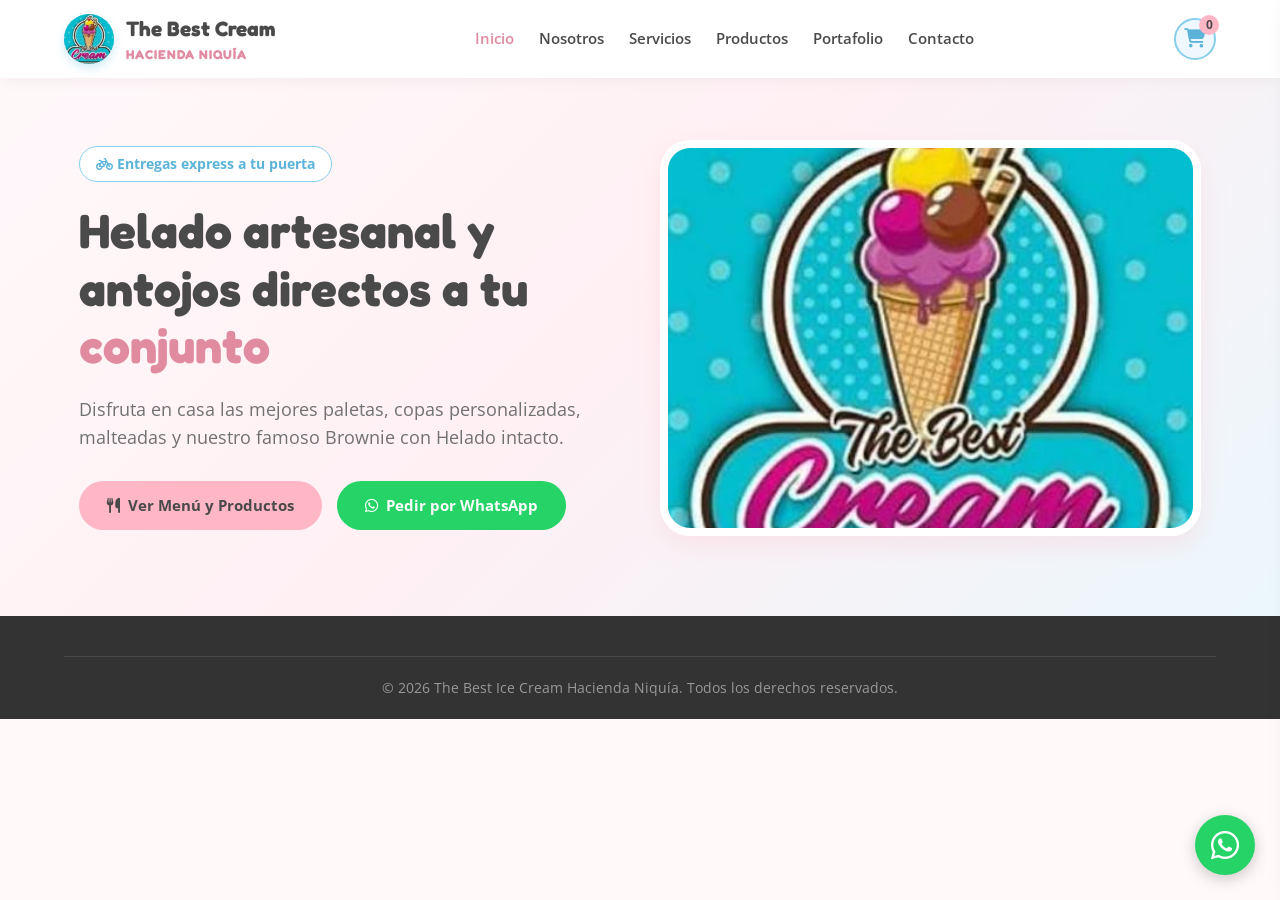
<file: index.html>
<!DOCTYPE html>
<html lang="es">
<head>
    <meta charset="UTF-8">
    <meta name="viewport" content="width=device-width, initial-scale=1.0">
    <title>The Best Ice Cream Hacienda Niquía | Heladería Artesanal</title>
    <meta name="description" content="Heladería artesanal y repostería en Hacienda Niquía, Bello. Domicilios ultra rápidos a tu unidad residencial.">
    <meta name="viewport" content="width=device-width, initial-scale=1.0">
    
    <!-- Open Graph Metadata -->
    <meta property="og:title" content="The Best Ice Cream Hacienda Niquía">
    <meta property="og:description" content="Helados artesanales, repostería y el famoso Brownie Especial a domicilio en Hacienda Niquía.">
    <meta property="og:type" content="website">
    <meta property="og:url" content="https://thebesticecreamhaciendaniquia.com">
    <meta property="og:image" content="assets/images/hero-brownie.jpg">

    <!-- Google Fonts -->
    <link rel="preconnect" href="https://fonts.googleapis.com">
    <link rel="preconnect" href="https://fonts.gstatic.com" crossorigin>
    <link href="https://fonts.googleapis.com/css2?family=Fredoka:wght@400;600;700&family=Open+Sans:wght@400;600;700&display=swap" rel="stylesheet">
    
    <!-- FontAwesome Icons -->
    <link rel="stylesheet" href="https://cdnjs.cloudflare.com/ajax/libs/font-awesome/6.4.0/css/all.min.css">
    <link rel="stylesheet" href="css/styles.css">
</head>
<body>
    <header>
        <div class="container nav-container">
            <a href="index.html" class="logo">
                <div class="logo-img">
                    <img src="img/logo.jpg" alt="Logo" onerror="this.style.display='none';this.nextElementSibling.style.display='flex';">
                    <div style="display:none; width:100%; height:100%; align-items:center; justify-content:center; background:var(--blue-sky); color:white;"><i class="fa-solid fa-ice-cream"></i></div>
                </div>
                <div class="logo-text">The Best Cream<span>HACIENDA NIQUÍA</span></div>
            </a>
            <ul class="nav-links" id="navLinks">
                <li><a href="index.html" class="active">Inicio</a></li>
                <li><a href="nosotros.html">Nosotros</a></li>
                <li><a href="servicios.html">Servicios</a></li>
                <li><a href="productos.html">Productos</a></li>
                <li><a href="proyectos.html">Portafolio</a></li>
                <li><a href="contacto.html">Contacto</a></li>
            </ul>
            <div class="nav-actions">
                <div class="cart-icon-btn" id="openCart"><i class="fa-solid fa-cart-shopping"></i><span class="cart-count" id="cartCount">0</span></div>
                <div class="hamburger" id="hamburger"><i class="fa-solid fa-bars"></i></div>
            </div>
        </div>
    </header>

    <div class="overlay" id="overlay"></div>
    <div class="cart-modal" id="cartModal">
        <div class="cart-header"><h3><i class="fa-solid fa-bag-shopping"></i> Tu Pedido</h3><span class="close-cart" id="closeCart">&times;</span></div>
        <div class="cart-body" id="cartItems"><p class="text-center" style="color: var(--text-muted); margin-top: 30px;">Tu carrito está vacío.</p></div>
        <div class="cart-footer">
            <div class="cart-total"><span>Total:</span><span id="cartTotal">$0 COP</span></div>
            <button class="btn btn-whatsapp" style="width: 100%; justify-content: center;" id="sendOrderBtn"><i class="fa-brands fa-whatsapp"></i> Confirmar por WhatsApp</button>
        </div>
    </div>

    <section class="hero" id="inicio">
        <div class="container hero-grid">
            <div class="hero-content">
                <span class="hero-badge"><i class="fa-solid fa-bicycle"></i> Entregas express a tu puerta</span>
                <h1 class="hero-title">Helado artesanal y antojos directos a tu <span>conjunto</span></h1>
                <p class="hero-desc">Disfruta en casa las mejores paletas, copas personalizadas, malteadas y nuestro famoso Brownie con Helado intacto.</p>
                <div class="hero-buttons">
                    <a href="productos.html" class="btn btn-pink"><i class="fa-solid fa-utensils"></i> Ver Menú y Productos</a>
                    <a href="https://wa.me/573146151822?text=Hola!%20Quiero%20hacer%20un%20pedido." class="btn btn-whatsapp" target="_blank"><i class="fa-brands fa-whatsapp"></i> Pedir por WhatsApp</a>
                </div>
            </div>
            <div class="hero-image-container">
                <div class="hero-img-wrapper">
                    <img src="img/IMAGENPRINCIPAL.jpeg" alt="Brownie con Helado" class="hero-img" onerror="this.src='https://images.unsplash.com/photo-1563805042-7684c019e1cb?auto=format&fit=crop&w=800&q=80'">
                </div>
            </div>
        </div>
    </section>

    <footer>
        <div class="container footer-bottom text-center">
            <p>&copy; 2026 The Best Ice Cream Hacienda Niquía. Todos los derechos reservados.</p>
        </div>
    </footer>
    <a href="https://wa.me/573146151822" class="whatsapp-float" target="_blank"><i class="fa-brands fa-whatsapp"></i></a>
    <script src="js/main.js"></script>
</body>
</html>
</file>
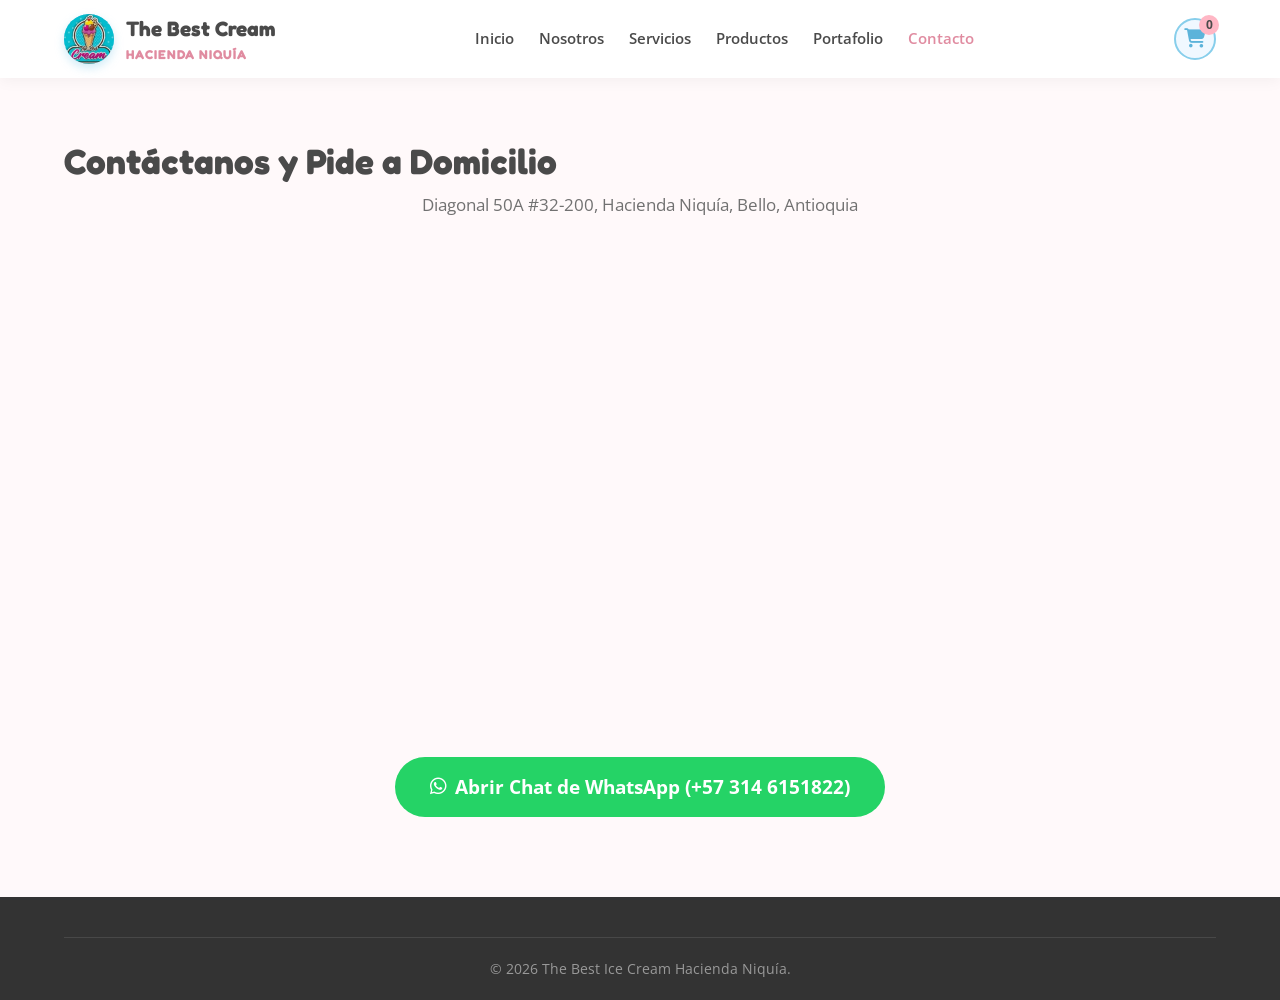
<file: contacto.html>
<!DOCTYPE html>
<html lang="es">
<head>
    <meta charset="UTF-8">
    <meta name="viewport" content="width=device-width, initial-scale=1.0">
    <title>Contacto | The Best Ice Cream Hacienda Niquía</title>
    <link rel="stylesheet" href="https://fonts.googleapis.com/css2?family=Fredoka:wght@400;600;700&family=Open+Sans:wght@400;600;700&display=swap">
    <link rel="stylesheet" href="https://cdnjs.cloudflare.com/ajax/libs/font-awesome/6.4.0/css/all.min.css">
    <link rel="stylesheet" href="css/styles.css">
</head>
<body>
    <header>
        <div class="container nav-container">
             <a href="index.html" class="logo">
                <div class="logo-img">
                    <img src="img/logo.jpg" alt="Logo" onerror="this.style.display='none';this.nextElementSibling.style.display='flex';">
                    <div style="display:none; width:100%; height:100%; align-items:center; justify-content:center; background:var(--blue-sky); color:white;"><i class="fa-solid fa-ice-cream"></i></div>
                </div>
                <div class="logo-text">The Best Cream<span>HACIENDA NIQUÍA</span></div>
            </a>
            <ul class="nav-links" id="navLinks">
                <li><a href="index.html">Inicio</a></li>
                <li><a href="nosotros.html">Nosotros</a></li>
                <li><a href="servicios.html">Servicios</a></li>
                <li><a href="productos.html">Productos</a></li>
                <li><a href="proyectos.html">Portafolio</a></li>
                <li><a href="contacto.html" class="active">Contacto</a></li>
            </ul>
            <div class="nav-actions">
                <div class="cart-icon-btn" id="openCart">
                <i class="fa-solid fa-cart-shopping"></i>
                 <span class="cart-count" id="cartCount">0</span>
                </div>
                <div class="hamburger" id="hamburger"><i class="fa-solid fa-bars"></i></div>
            </div>
        </div>
    </header>

    <section style="padding: 140px 0 80px 0;" class="container">
        <h2 class="section-title">Contáctanos y Pide a Domicilio</h2>
        <p class="section-subtitle">Diagonal 50A #32-200, Hacienda Niquía, Bello, Antioquia</p>
        <iframe src="https://www.google.com/maps/embed?pb=!1m18!1m12!1m3!1d3965.429800686725!2d-75.5435272250084!3d6.338336093651465!2m3!1f0!2f0!3f0!3m2!1i1024!2i768!4f13.1!3m3!1m2!1s0x8e442f9ae0b165db%3A0xcefa25bcf7f84c25!2sUrbanizaci%C3%B3n%20Hacienda%20Niquia!5e0!3m2!1ses!2sco!4v1794115528942!5m2!1ses!2sco" width="600" height="450" style="border:0;" allowfullscreen="" loading="lazy" referrerpolicy="strict-origin-when-cross-origin"></iframe> 
        <div class="text-center" style="margin-top: 40px;">
            <a href="https://wa.me/573146151822" target="_blank" class="btn btn-whatsapp" style="font-size: 1.2rem; padding: 15px 35px;"><i class="fa-brands fa-whatsapp"></i> Abrir Chat de WhatsApp (+57 314 6151822)</a>
        </div>
    </section>

    <footer>
        <div class="container footer-bottom text-center"><p>&copy; 2026 The Best Ice Cream Hacienda Niquía.</p></div>
    </footer>
    <script src="js/main.js"></script>
</body>
</html>
</file>
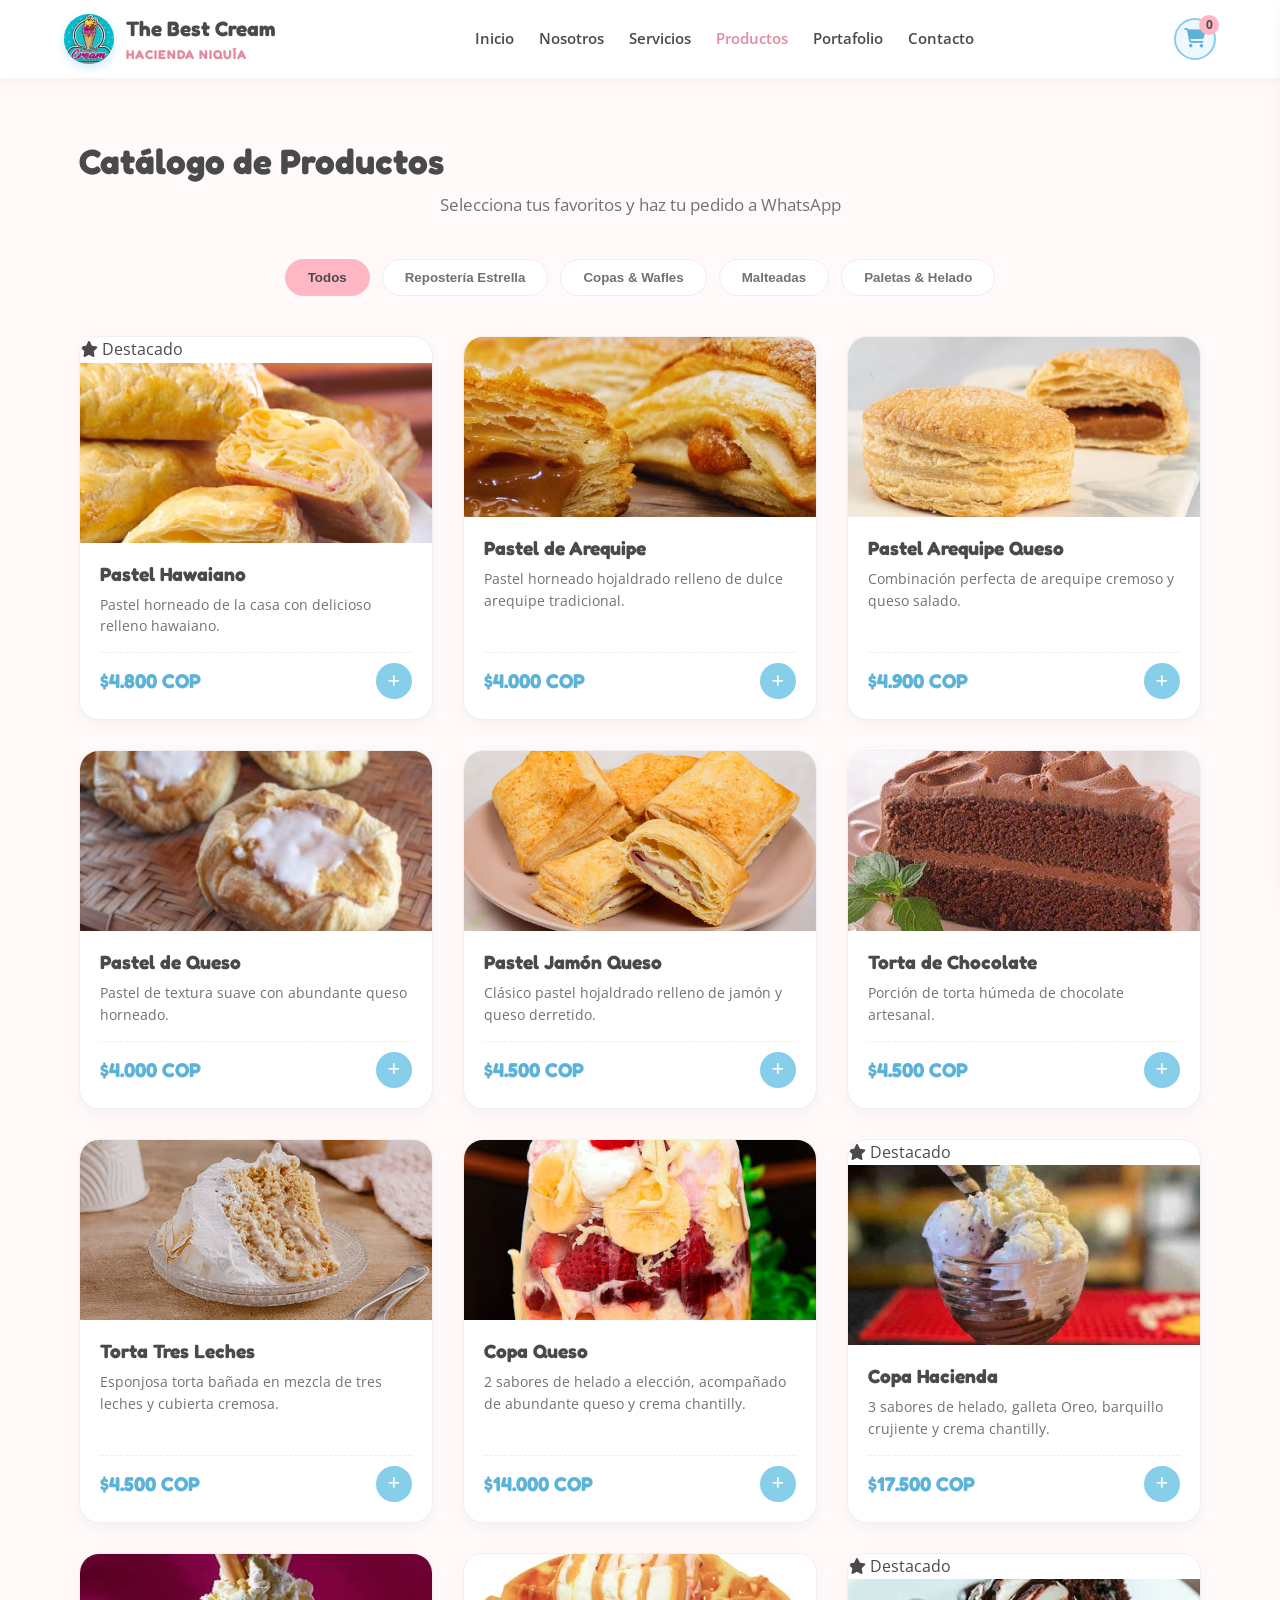
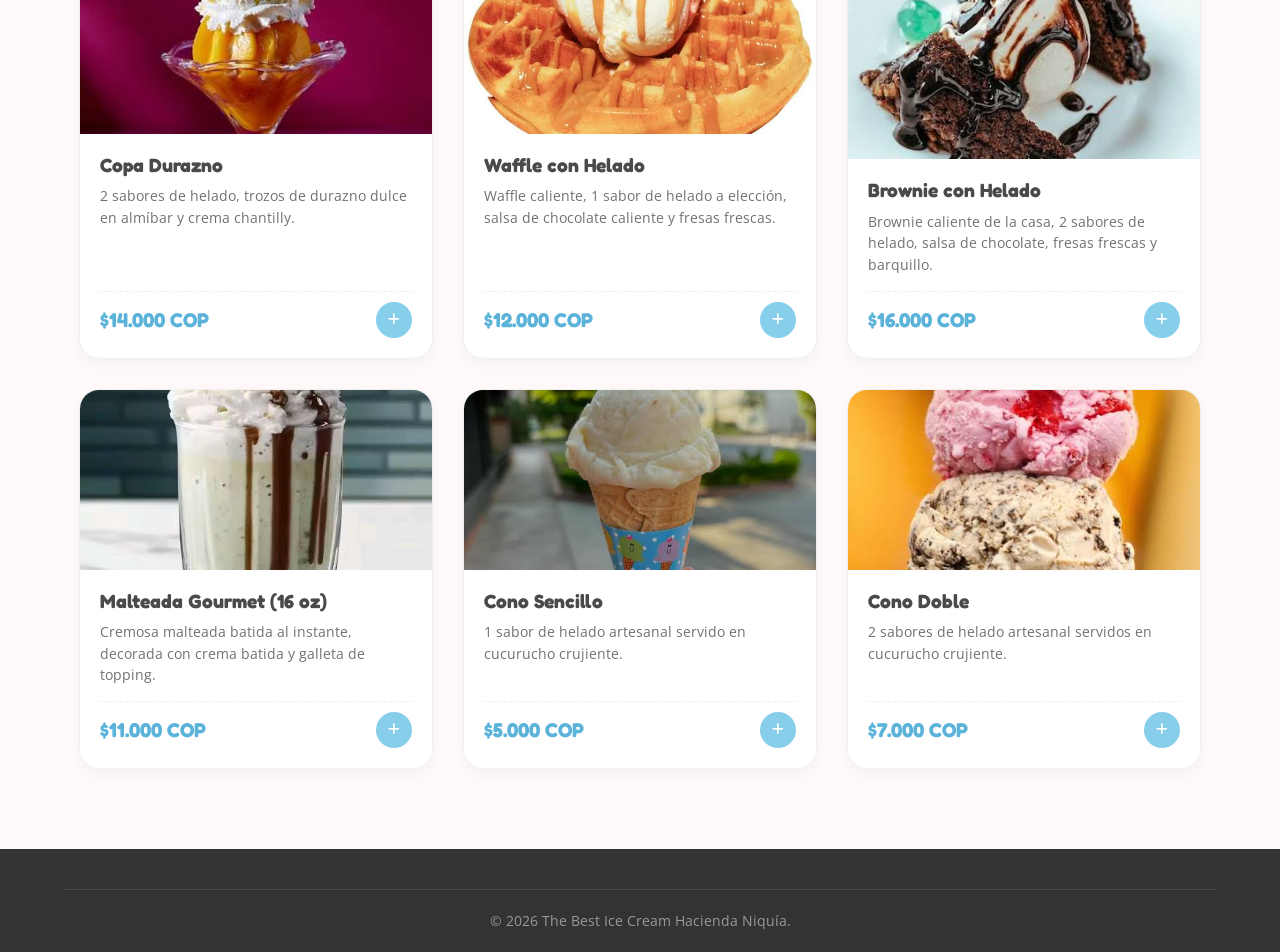
<file: productos.html>
<!DOCTYPE html>
<html lang="es">
<head>
    <meta charset="UTF-8">
    <meta name="viewport" content="width=device-width, initial-scale=1.0">
    <title>Productos y Menú | The Best Ice Cream Hacienda Niquía</title>
    <link rel="stylesheet" href="https://fonts.googleapis.com/css2?family=Fredoka:wght@400;600;700&family=Open+Sans:wght@400;600;700&display=swap">
    <link rel="stylesheet" href="https://cdnjs.cloudflare.com/ajax/libs/font-awesome/6.4.0/css/all.min.css">
    <link rel="stylesheet" href="css/styles.css">
</head>
<body>
    <header>
        <div class="container nav-container">
             <a href="index.html" class="logo">
                <div class="logo-img">
                    <img src="img/logo.jpg" alt="Logo" onerror="this.style.display='none';this.nextElementSibling.style.display='flex';">
                    <div style="display:none; width:100%; height:100%; align-items:center; justify-content:center; background:var(--blue-sky); color:white;"><i class="fa-solid fa-ice-cream"></i></div>
                </div>
                <div class="logo-text">The Best Cream<span>HACIENDA NIQUÍA</span></div>
            </a>
            <ul class="nav-links" id="navLinks">
                <li><a href="index.html">Inicio</a></li>
                <li><a href="nosotros.html">Nosotros</a></li>
                <li><a href="servicios.html">Servicios</a></li>
                <li><a href="productos.html" class="active">Productos</a></li>
                <li><a href="proyectos.html">Portafolio</a></li>
                <li><a href="contacto.html">Contacto</a></li>
            </ul>
            <div class="nav-actions">
                <div class="cart-icon-btn" id="openCart">
                    <i class="fa-solid fa-cart-shopping"></i>
                    <span class="cart-count" id="cartCount">0</span>
                </div>
                <div class="hamburger" id="hamburger"><i class="fa-solid fa-bars"></i></div>
            </div>
        </div>
    </header>

    <!-- Overlay y Modal del Carrito (Agregado para arreglar la apertura) -->
    <div class="overlay" id="overlay"></div>
    <div class="cart-modal" id="cartModal">
        <div class="cart-header">
            <h3><i class="fa-solid fa-bag-shopping"></i> Tu Pedido</h3>
            <span class="close-cart" id="closeCart">&times;</span>
        </div>
        <div class="cart-body" id="cartItems">
            <p class="text-center" style="color: var(--text-muted); margin-top: 30px;">Tu carrito está vacío.<br>¡Elige algo delicioso del menú!</p>
        </div>
        <div class="cart-footer">
            <div class="cart-total">
                <span>Total:</span>
                <span id="cartTotal">$0 COP</span>
            </div>
            <button class="btn btn-whatsapp" style="width: 100%; justify-content: center;" id="sendOrderBtn">
                <i class="fa-brands fa-whatsapp"></i> Confirmar por WhatsApp
            </button>
        </div>
    </div>

    <section class="menu-section" style="padding-top: 140px;">
        <div class="container">
            <h2 class="section-title">Catálogo de Productos</h2>
            <p class="section-subtitle">Selecciona tus favoritos y haz tu pedido a WhatsApp</p>
            <div class="menu-tabs">
                <button class="tab-btn active" data-category="todos">Todos</button>
                <button class="tab-btn" data-category="especiales">Repostería Estrella</button>
                <button class="tab-btn" data-category="copas">Copas & Wafles</button>
                <button class="tab-btn" data-category="malteadas">Malteadas</button>
                <button class="tab-btn" data-category="helados">Paletas & Helado</button>
            </div>
            <div class="menu-grid" id="menuContainer"></div>
        </div>
    </section>

    <footer>
        <div class="container footer-bottom text-center">
            <p>&copy; 2026 The Best Ice Cream Hacienda Niquía.</p>
        </div>
    </footer>
    <script src="js/main.js"></script>
</body>
</html>
</file>
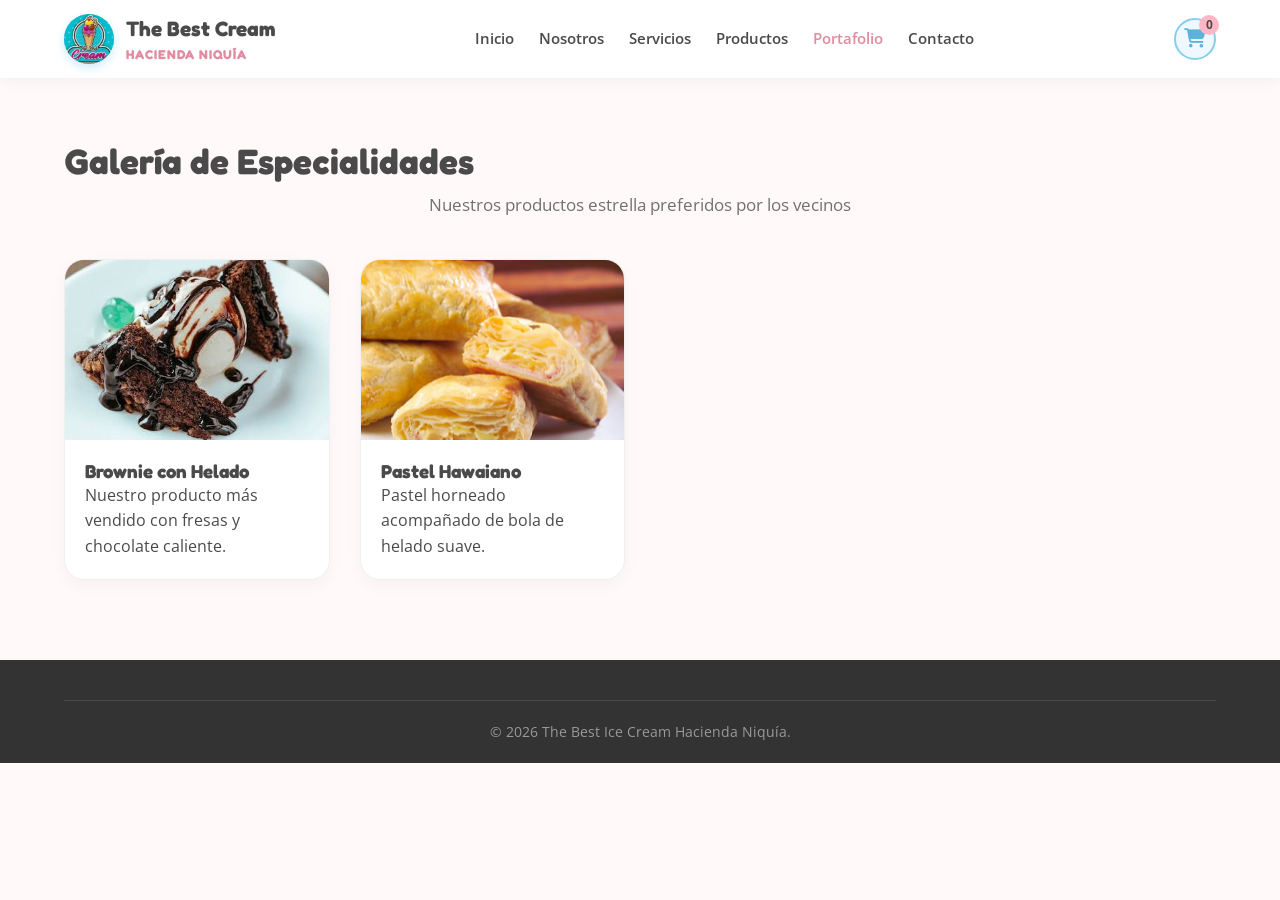
<file: proyectos.html>
<!DOCTYPE html>
<html lang="es">
<head>
    <meta charset="UTF-8">
    <meta name="viewport" content="width=device-width, initial-scale=1.0">
    <title>Portafolio y Galería | The Best Ice Cream Hacienda Niquía</title>
    <link rel="stylesheet" href="https://fonts.googleapis.com/css2?family=Fredoka:wght@400;600;700&family=Open+Sans:wght@400;600;700&display=swap">
    <link rel="stylesheet" href="https://cdnjs.cloudflare.com/ajax/libs/font-awesome/6.4.0/css/all.min.css">
    <link rel="stylesheet" href="css/styles.css">
</head>
<body>
    <header>
        <div class="container nav-container">
             <a href="index.html" class="logo">
                <div class="logo-img">
                    <img src="img/logo.jpg" alt="Logo" onerror="this.style.display='none';this.nextElementSibling.style.display='flex';">
                    <div style="display:none; width:100%; height:100%; align-items:center; justify-content:center; background:var(--blue-sky); color:white;"><i class="fa-solid fa-ice-cream"></i></div>
                </div>
                <div class="logo-text">The Best Cream<span>HACIENDA NIQUÍA</span></div>
            </a>
            <ul class="nav-links" id="navLinks">
                <li><a href="index.html">Inicio</a></li>
                <li><a href="nosotros.html">Nosotros</a></li>
                <li><a href="servicios.html">Servicios</a></li>
                <li><a href="productos.html">Productos</a></li>
                <li><a href="proyectos.html" class="active">Portafolio</a></li>
                <li><a href="contacto.html">Contacto</a></li>
            </ul>
            <div class="nav-actions">
                <div class="cart-icon-btn" id="openCart">
                <i class="fa-solid fa-cart-shopping"></i>
                 <span class="cart-count" id="cartCount">0</span>
                </div>
                <div class="hamburger" id="hamburger"><i class="fa-solid fa-bars"></i></div>
            </div>
        </div>
    </header>

    <section style="padding: 140px 0 80px 0;" class="container">
        <h2 class="section-title">Galería de Especialidades</h2>
        <p class="section-subtitle">Nuestros productos estrella preferidos por los vecinos</p>
        <div class="menu-grid">
            <div class="menu-card"><img src="img/browine.jpeg" alt="Brownie" class="menu-card-img" onerror="this.src='https://images.unsplash.com/photo-1563805042-7684c019e1cb?auto=format&fit=crop&w=500&q=80'"><div class="menu-card-body"><h3>Brownie con Helado</h3><p>Nuestro producto más vendido con fresas y chocolate caliente.</p></div></div>
            <div class="menu-card"><img src="img/hawai.jpg" alt="Pastel" class="menu-card-img" onerror="this.src='https://images.unsplash.com/photo-1551024709-8f23befc6f87?auto=format&fit=crop&w=500&q=80'"><div class="menu-card-body"><h3>Pastel Hawaiano</h3><p>Pastel horneado acompañado de bola de helado suave.</p></div></div>
        </div>
    </section>

    <footer>
        <div class="container footer-bottom text-center"><p>&copy; 2026 The Best Ice Cream Hacienda Niquía.</p></div>
    </footer>
    <script src="js/main.js"></script>
</body>
</html>
</file>
<file: css/styles.css>
:root {
    --pink-pastel: #FFB7C5;
    --pink-dark: #e08ba0;
    --blue-sky: #87CEEB;
    --blue-dark: #5cb3da;
    --white-pure: #FFFFFF;
    --bg-light: #FFF9FA;
    --text-dark: #4A4A4A;
    --text-muted: #717171;
    --font-title: 'Fredoka', cursive, sans-serif;
    --font-body: 'Open Sans', sans-serif;
    --shadow-soft: 0 10px 25px rgba(255, 183, 197, 0.25);
    --shadow-hover: 0 15px 30px rgba(0, 0, 0, 0.12);
    --radius-card: 20px;
    --radius-btn: 50px;
    --transition: all 0.3s cubic-bezier(0.25, 0.8, 0.25, 1);
}

* { margin: 0; padding: 0; box-sizing: border-box; }
html { scroll-behavior: smooth; }
body { font-family: var(--font-body); color: var(--text-dark); background-color: var(--bg-light); line-height: 1.6; overflow-x: hidden; }
h1, h2, h3, h4, h5, h6 { font-family: var(--font-title); color: var(--text-dark); line-height: 1.2; }
a { text-decoration: none; color: inherit; }
img { max-width: 100%; height: auto; display: block; }
.container { width: 90%; max-width: 1200px; margin: 0 auto; padding: 0 15px; }
.section-title { text-align: center; font-size: 2.2rem; margin-bottom: 10px; color: var(--text-dark); position: relative; display: inline-block; }
.section-subtitle { text-align: center; color: var(--text-muted); margin-bottom: 40px; font-size: 1.05rem; }
.text-center { text-align: center; }

header { position: fixed; top: 0; left: 0; width: 100%; background-color: rgba(255, 255, 255, 0.95); backdrop-filter: blur(10px); z-index: 1000; box-shadow: 0 2px 15px rgba(0,0,0,0.05); transition: var(--transition); }
.nav-container { display: flex; justify-content: space-between; align-items: center; padding: 12px 0; }
.logo { display: flex; align-items: center; gap: 12px; }
.logo-img { width: 50px; height: 50px; border-radius: 50%; background: var(--blue-sky); display: flex; align-items: center; justify-content: center; font-size: 1.8rem; color: var(--white-pure); overflow: hidden; box-shadow: 0 4px 10px rgba(135, 206, 235, 0.4); }
.logo-img img { width: 100%; height: 100%; object-fit: cover; }
.logo-text { font-family: var(--font-title); font-size: 1.3rem; font-weight: 700; color: var(--text-dark); }
.logo-text span { color: var(--pink-dark); display: block; font-size: 0.8rem; letter-spacing: 1px; }

.nav-links { display: flex; list-style: none; gap: 25px; align-items: center; }
.nav-links a { font-weight: 600; font-size: 0.95rem; transition: var(--transition); position: relative; }
.nav-links a:hover, .nav-links a.active { color: var(--pink-dark); }
.nav-actions { display: flex; align-items: center; gap: 15px; }
.cart-icon-btn { position: relative; background: #F0F8FF; color: var(--blue-dark); width: 42px; height: 42px; border-radius: 50%; display: flex; align-items: center; justify-content: center; font-size: 1.2rem; cursor: pointer; border: 2px solid var(--blue-sky); }
.cart-count { position: absolute; top: -5px; right: -5px; background: var(--pink-pastel); color: var(--text-dark); font-weight: bold; font-size: 0.75rem; width: 20px; height: 20px; border-radius: 50%; display: flex; align-items: center; justify-content: center; }
.hamburger { display: none; font-size: 1.5rem; cursor: pointer; }

.btn { display: inline-flex; align-items: center; gap: 8px; padding: 12px 28px; border-radius: var(--radius-btn); font-weight: 700; font-size: 0.95rem; cursor: pointer; transition: var(--transition); border: none; text-align: center; }
.btn-pink { background-color: var(--pink-pastel); color: var(--text-dark); }
.btn-pink:hover { background-color: var(--pink-dark); color: var(--white-pure); }
.btn-blue { background-color: var(--blue-sky); color: var(--white-pure); }
.btn-whatsapp { background-color: #25D366; color: white; }

.hero { padding: 140px 0 80px 0; background: linear-gradient(135deg, #FFF9FA 0%, #FFF0F4 50%, #EBF7FC 100%); }
.hero-grid { display: grid; grid-template-columns: 1fr 1fr; gap: 40px; align-items: center; }
.hero-badge { display: inline-block; background-color: var(--white-pure); color: var(--blue-dark); padding: 6px 16px; border-radius: 30px; font-size: 0.85rem; font-weight: 700; margin-bottom: 20px; border: 1px solid var(--blue-sky); }
.hero-title { font-size: 3rem; margin-bottom: 20px; }
.hero-title span { color: var(--pink-dark); }
.hero-desc { font-size: 1.1rem; color: var(--text-muted); margin-bottom: 30px; }
.hero-buttons { display: flex; gap: 15px; flex-wrap: wrap; }
.hero-img-wrapper { border-radius: 30px; overflow: hidden; box-shadow: var(--shadow-soft); border: 8px solid var(--white-pure); }
.hero-img { width: 100%; height: 380px; object-fit: cover; }

.menu-section { padding: 80px 0; }
.menu-tabs { display: flex; justify-content: center; gap: 12px; margin-bottom: 40px; flex-wrap: wrap; }
.tab-btn { padding: 10px 22px; border-radius: 30px; background: var(--white-pure); border: 1px solid #eee; font-weight: 600; color: var(--text-muted); cursor: pointer; }
.tab-btn.active, .tab-btn:hover { background: var(--pink-pastel); color: var(--text-dark); border-color: var(--pink-pastel); }
.menu-grid { display: grid; grid-template-columns: repeat(auto-fill, minmax(260px, 1fr)); gap: 30px; }
.menu-card { background: var(--white-pure); border-radius: var(--radius-card); overflow: hidden; box-shadow: 0 5px 15px rgba(0,0,0,0.04); border: 1px solid #f0f0f0; display: flex; flex-direction: column; }
.menu-card-img { height: 180px; width: 100%; object-fit: cover; }
.menu-card-body { padding: 20px; display: flex; flex-direction: column; flex-grow: 1; }
.menu-card-title { font-size: 1.2rem; margin-bottom: 8px; }
.menu-card-desc { font-size: 0.85rem; color: var(--text-muted); margin-bottom: 15px; flex-grow: 1; }
.menu-card-footer { display: flex; justify-content: space-between; align-items: center; margin-top: auto; padding-top: 10px; border-top: 1px dashed #eee; }
.price { font-family: var(--font-title); font-size: 1.25rem; color: var(--blue-dark); font-weight: bold; }
.btn-add { background: var(--blue-sky); color: white; border: none; width: 36px; height: 36px; border-radius: 50%; display: flex; align-items: center; justify-content: center; cursor: pointer; }

.about-grid { display: grid; grid-template-columns: 1fr 1fr; gap: 50px; align-items: center; }
.founders-card { background: var(--white-pure); padding: 20px; border-radius: 20px; margin-top: 25px; display: flex; align-items: center; gap: 15px; border-left: 4px solid var(--pink-pastel); }
.founders-icon { width: 50px; height: 50px; background: var(--pink-pastel); border-radius: 50%; display: flex; align-items: center; justify-content: center; font-size: 1.3rem; }

.delivery-grid { display: grid; grid-template-columns: 1fr 1fr; gap: 40px; }
.delivery-card { background: var(--white-pure); padding: 35px; border-radius: var(--radius-card); border: 1px solid #f0f0f0; }

footer { background-color: #333; color: var(--white-pure); padding: 40px 0 20px 0; }
.footer-bottom { border-top: 1px solid rgba(255,255,255,0.1); padding-top: 20px; color: #999; font-size: 0.85rem; }
.whatsapp-float { position: fixed; bottom: 25px; right: 25px; background-color: #25D366; color: white; width: 60px; height: 60px; border-radius: 50%; display: flex; align-items: center; justify-content: center; font-size: 2rem; box-shadow: 0 4px 15px rgba(0,0,0,0.2); z-index: 999; }

.cart-modal { position: fixed; top: 0; right: -400px; width: 100%; max-width: 380px; height: 100vh; background: white; box-shadow: -5px 0 25px rgba(0,0,0,0.15); z-index: 1001; transition: right 0.3s ease; display: flex; flex-direction: column; }
.cart-modal.open { right: 0; }
.cart-header { padding: 20px; background: var(--pink-pastel); display: flex; justify-content: space-between; align-items: center; }
.close-cart { font-size: 1.3rem; cursor: pointer; }
.cart-body { padding: 20px; flex-grow: 1; overflow-y: auto; }
.cart-footer { padding: 20px; border-top: 1px solid #eee; background: #fafafa; }
.cart-total { display: flex; justify-content: space-between; font-family: var(--font-title); font-size: 1.2rem; margin-bottom: 15px; }
.overlay { position: fixed; top: 0; left: 0; width: 100vw; height: 100vh; background: rgba(0,0,0,0.4); z-index: 1000; display: none; }
.overlay.active { display: block; }

@media (max-width: 768px) {
    /* El fondo oscuro queda detrás */
    .overlay {
        z-index: 999;
    }
    .overlay.active {
        display: block;
    }

    /* El menú queda por encima del fondo y es 100% interactivo */
    .nav-links { 
        position: fixed; 
        top: 70px; 
        left: -100%; 
        width: 100%; 
        height: calc(100vh - 70px); 
        background: #ffffff !important; /* Fondo blanco completamente sólido */
        display: flex; 
        flex-direction: column; 
        padding: 40px; 
        transition: left 0.3s ease; 
        z-index: 1000; /* Mayor que el overlay */
        pointer-events: auto; 
    }
    
    .nav-links.active { 
        left: 0; 
    }

    .nav-links li {
        width: 100%;
        text-align: center;
    }

    .nav-links li a {
        display: block;
        padding: 15px 0;
        pointer-events: auto; /* Permite hacer clic en el texto */
    }

    .hamburger { 
        display: block; 
        cursor: pointer;
        z-index: 1001; 
    }

    /* ==========================================================
       NUEVO: Ajuste para que la imagen y el texto del Hero 
       se acomoden perfectamente en celulares
       ========================================================== */
    .hero-grid {
        display: flex;
        flex-direction: column;
        align-items: center;
        text-align: center;
        gap: 25px;
    }

    .hero-content {
        width: 100%;
        padding: 0 10px;
    }

    .hero-image-container, 
    .hero-img-wrapper {
        width: 100%;
        display: flex;
        justify-content: center;
    }

    .hero-img {
        max-width: 85%; /* Ajusta el tamaño para que se vea estético */
        height: auto;
        object-fit: contain;
        border-radius: 15px; /* Bordes redondeados modernos */
    }
}
</file>
